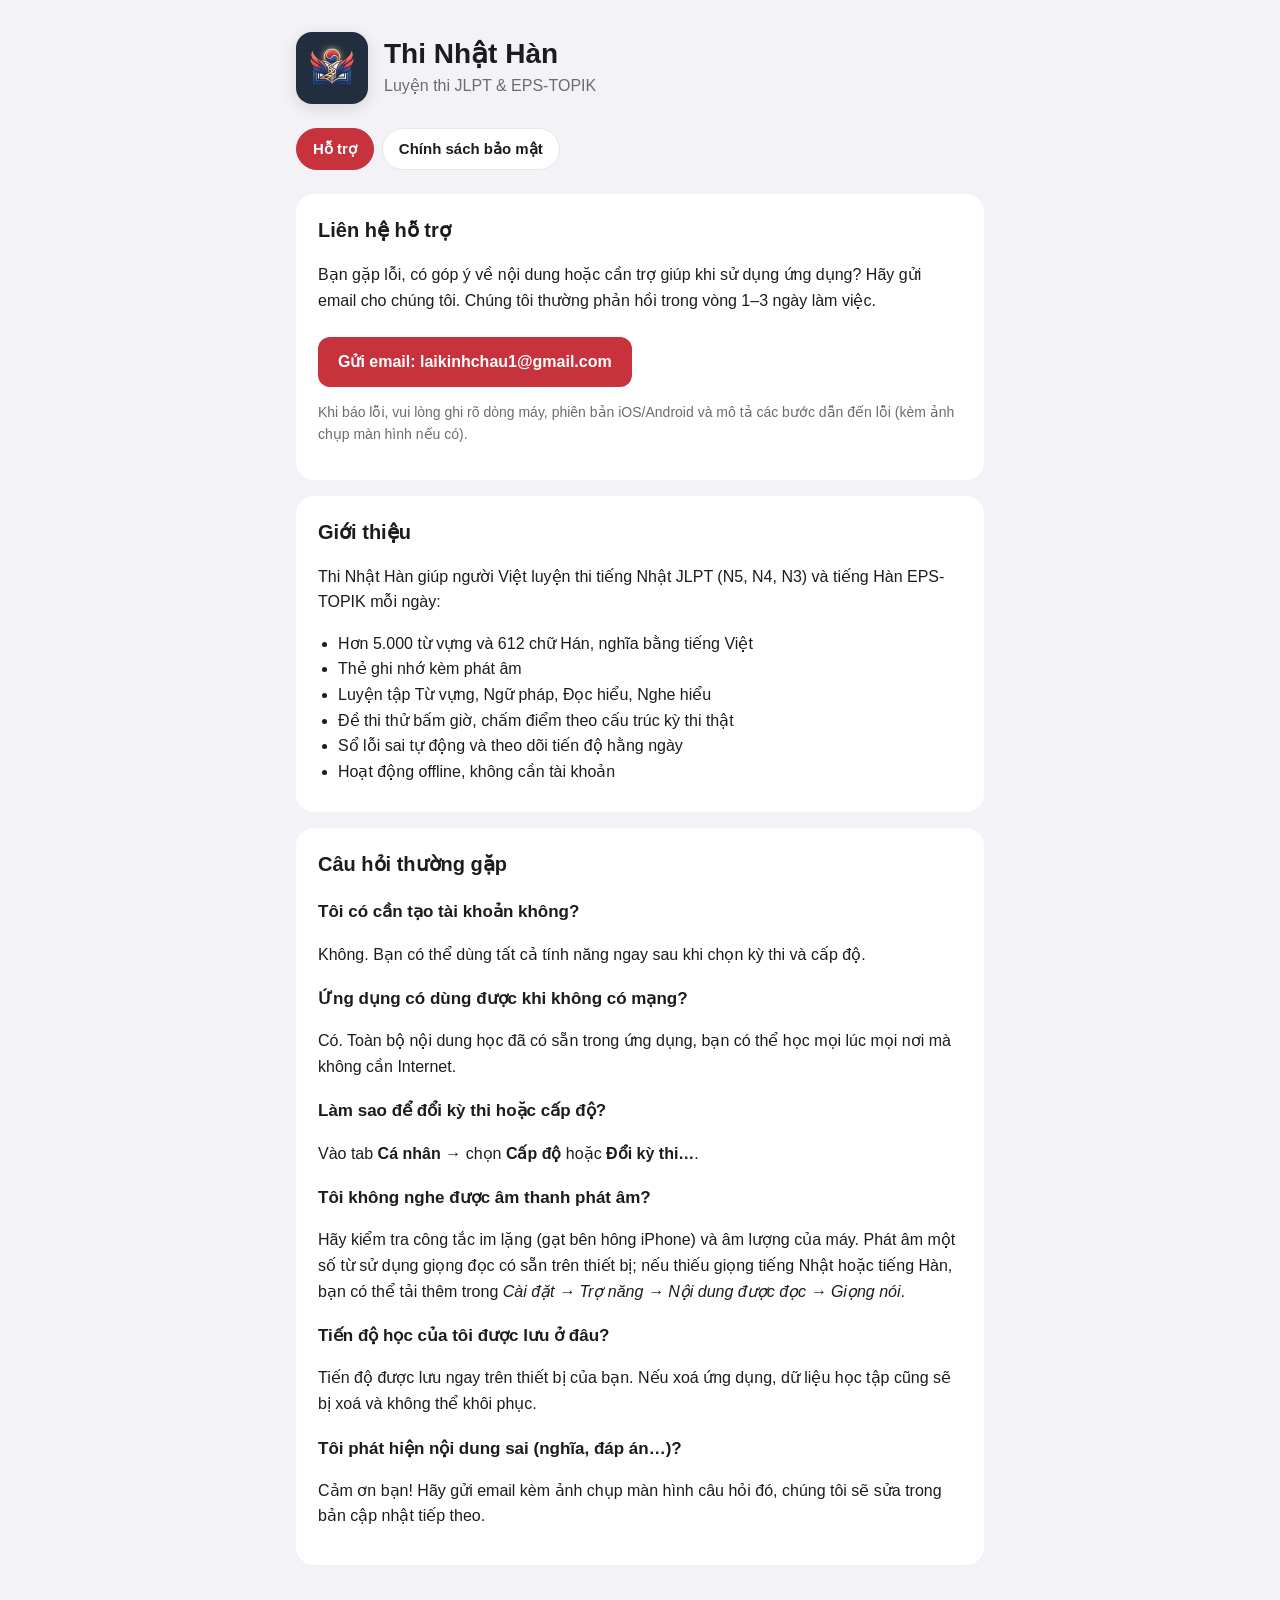
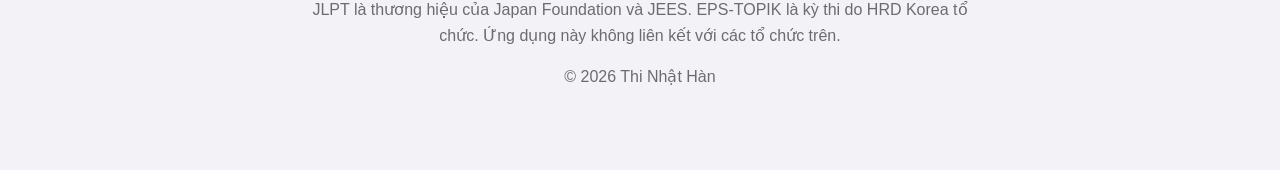
<file: index.html>
<!doctype html>
<html lang="vi">
<head>
  <meta charset="utf-8">
  <meta name="viewport" content="width=device-width, initial-scale=1">
  <title>Hỗ trợ – Thi Nhật Hàn</title>
  <meta name="description" content="Trang hỗ trợ ứng dụng Thi Nhật Hàn – luyện thi JLPT và EPS-TOPIK.">
  <link rel="icon" href="icon.png">
  <link rel="apple-touch-icon" href="icon.png">
  <link rel="stylesheet" href="style.css">
</head>
<body>
  <div class="wrap">
    <header>
      <img src="icon.png" alt="Biểu tượng Thi Nhật Hàn">
      <div>
        <h1>Thi Nhật Hàn</h1>
        <p>Luyện thi JLPT &amp; EPS-TOPIK</p>
      </div>
    </header>

    <nav>
      <a href="./" class="active">Hỗ trợ</a>
      <a href="privacy.html">Chính sách bảo mật</a>
    </nav>

    <section class="card">
      <h2>Liên hệ hỗ trợ</h2>
      <p>Bạn gặp lỗi, có góp ý về nội dung hoặc cần trợ giúp khi sử dụng ứng dụng? Hãy gửi email cho chúng tôi. Chúng tôi thường phản hồi trong vòng 1–3 ngày làm việc.</p>
      <a class="contact" href="mailto:laikinhchau1@gmail.com?subject=H%E1%BB%97%20tr%E1%BB%A3%20Thi%20Nh%E1%BA%ADt%20H%C3%A0n">Gửi email: laikinhchau1@gmail.com</a>
      <p class="muted">Khi báo lỗi, vui lòng ghi rõ dòng máy, phiên bản iOS/Android và mô tả các bước dẫn đến lỗi (kèm ảnh chụp màn hình nếu có).</p>
    </section>

    <section class="card">
      <h2>Giới thiệu</h2>
      <p>Thi Nhật Hàn giúp người Việt luyện thi tiếng Nhật JLPT (N5, N4, N3) và tiếng Hàn EPS-TOPIK mỗi ngày:</p>
      <ul>
        <li>Hơn 5.000 từ vựng và 612 chữ Hán, nghĩa bằng tiếng Việt</li>
        <li>Thẻ ghi nhớ kèm phát âm</li>
        <li>Luyện tập Từ vựng, Ngữ pháp, Đọc hiểu, Nghe hiểu</li>
        <li>Đề thi thử bấm giờ, chấm điểm theo cấu trúc kỳ thi thật</li>
        <li>Sổ lỗi sai tự động và theo dõi tiến độ hằng ngày</li>
        <li>Hoạt động offline, không cần tài khoản</li>
      </ul>
    </section>

    <section class="card">
      <h2>Câu hỏi thường gặp</h2>

      <h3>Tôi có cần tạo tài khoản không?</h3>
      <p>Không. Bạn có thể dùng tất cả tính năng ngay sau khi chọn kỳ thi và cấp độ.</p>

      <h3>Ứng dụng có dùng được khi không có mạng?</h3>
      <p>Có. Toàn bộ nội dung học đã có sẵn trong ứng dụng, bạn có thể học mọi lúc mọi nơi mà không cần Internet.</p>

      <h3>Làm sao để đổi kỳ thi hoặc cấp độ?</h3>
      <p>Vào tab <strong>Cá nhân</strong> → chọn <strong>Cấp độ</strong> hoặc <strong>Đổi kỳ thi…</strong>.</p>

      <h3>Tôi không nghe được âm thanh phát âm?</h3>
      <p>Hãy kiểm tra công tắc im lặng (gạt bên hông iPhone) và âm lượng của máy. Phát âm một số từ sử dụng giọng đọc có sẵn trên thiết bị; nếu thiếu giọng tiếng Nhật hoặc tiếng Hàn, bạn có thể tải thêm trong <em>Cài đặt → Trợ năng → Nội dung được đọc → Giọng nói</em>.</p>

      <h3>Tiến độ học của tôi được lưu ở đâu?</h3>
      <p>Tiến độ được lưu ngay trên thiết bị của bạn. Nếu xoá ứng dụng, dữ liệu học tập cũng sẽ bị xoá và không thể khôi phục.</p>

      <h3>Tôi phát hiện nội dung sai (nghĩa, đáp án…)?</h3>
      <p>Cảm ơn bạn! Hãy gửi email kèm ảnh chụp màn hình câu hỏi đó, chúng tôi sẽ sửa trong bản cập nhật tiếp theo.</p>
    </section>

    <footer>
      <p>JLPT là thương hiệu của Japan Foundation và JEES. EPS-TOPIK là kỳ thi do HRD Korea tổ chức. Ứng dụng này không liên kết với các tổ chức trên.</p>
      <p>© 2026 Thi Nhật Hàn</p>
    </footer>
  </div>
</body>
</html>
</file>
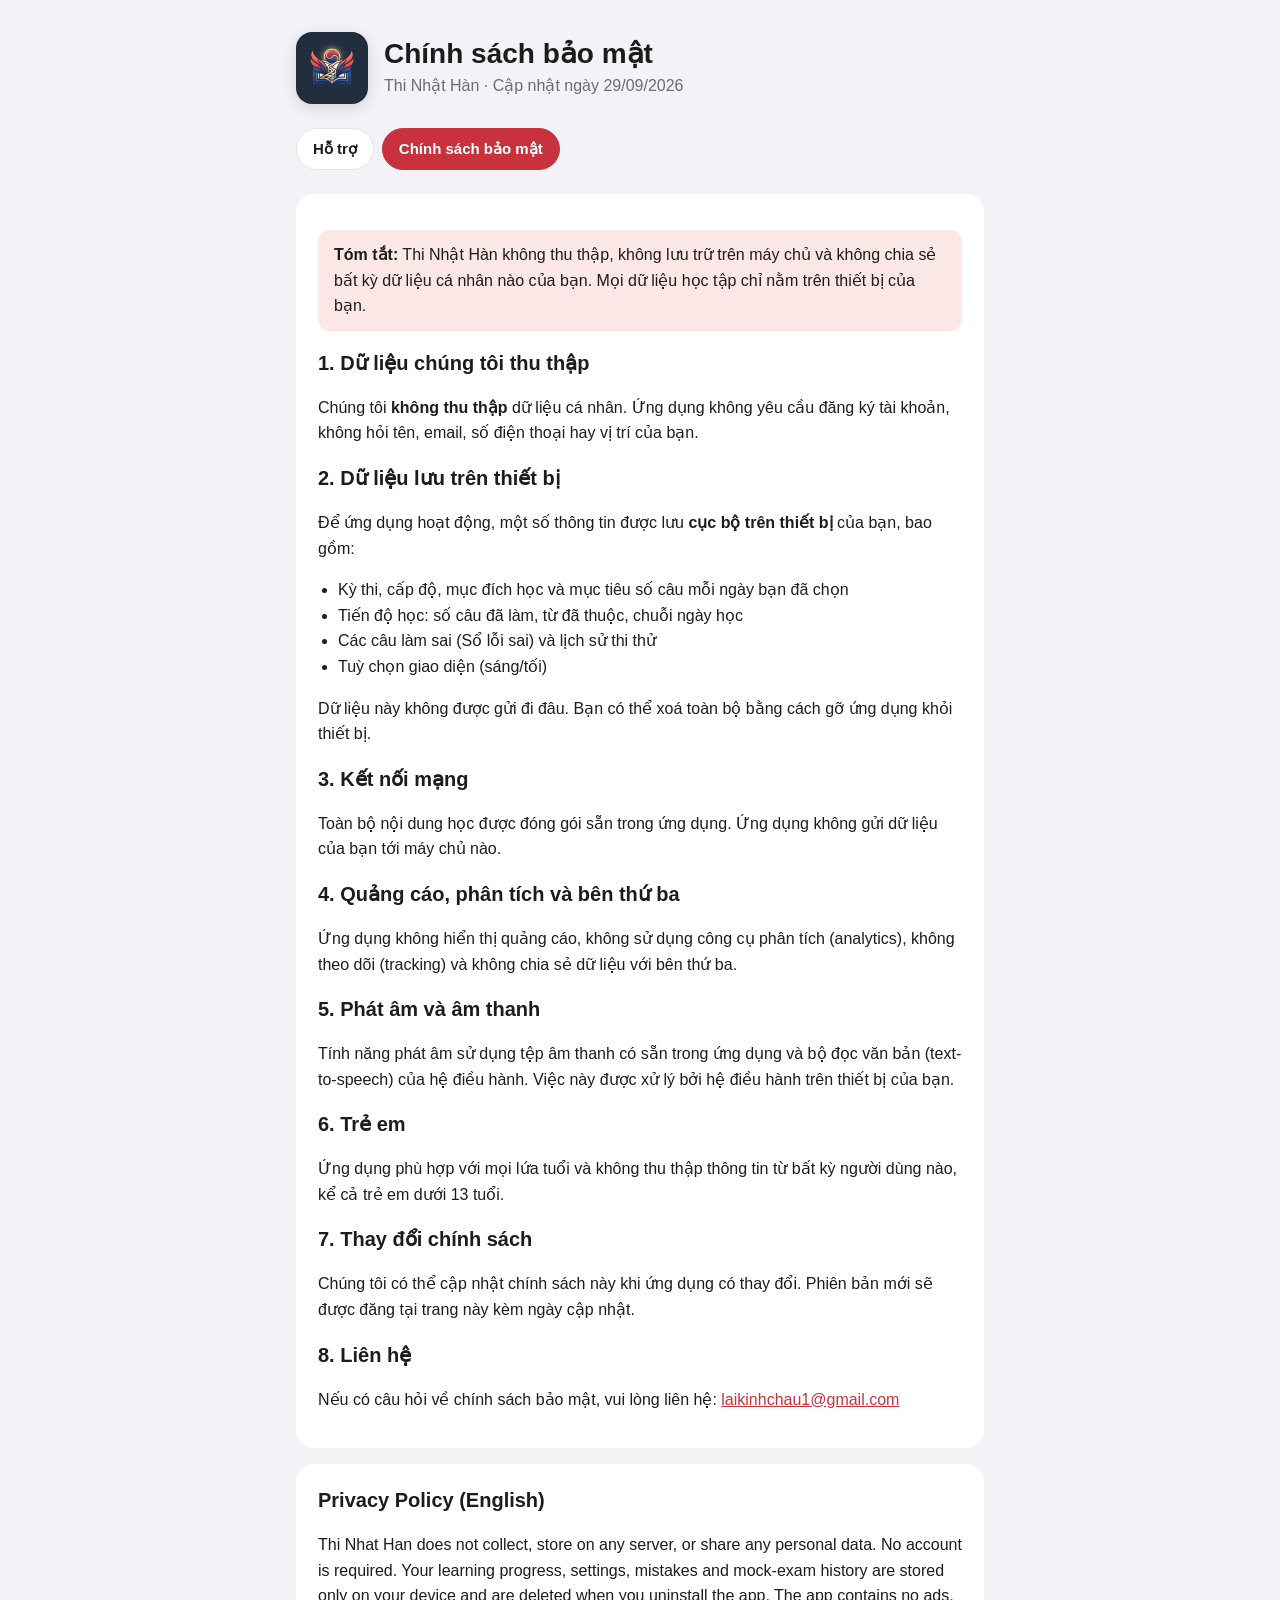
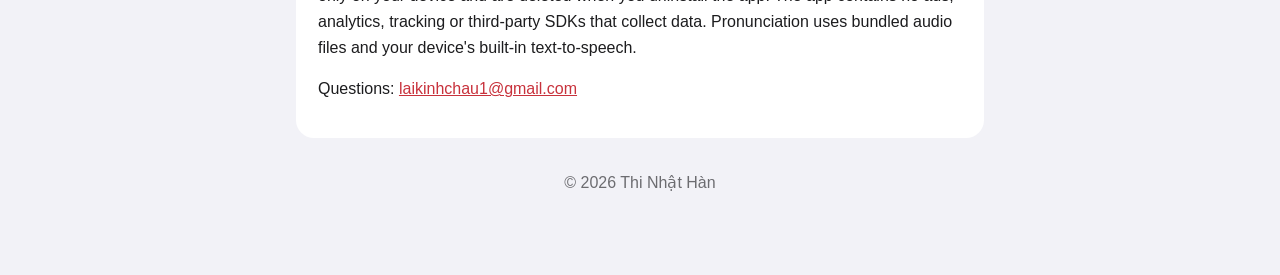
<file: privacy.html>
<!doctype html>
<html lang="vi">
<head>
  <meta charset="utf-8">
  <meta name="viewport" content="width=device-width, initial-scale=1">
  <title>Chính sách bảo mật – Thi Nhật Hàn</title>
  <meta name="description" content="Chính sách bảo mật của ứng dụng Thi Nhật Hàn.">
  <link rel="icon" href="icon.png">
  <link rel="apple-touch-icon" href="icon.png">
  <link rel="stylesheet" href="style.css">
</head>
<body>
  <div class="wrap">
    <header>
      <img src="icon.png" alt="Biểu tượng Thi Nhật Hàn">
      <div>
        <h1>Chính sách bảo mật</h1>
        <p>Thi Nhật Hàn · Cập nhật ngày 29/09/2026</p>
      </div>
    </header>

    <nav>
      <a href="./">Hỗ trợ</a>
      <a href="privacy.html" class="active">Chính sách bảo mật</a>
    </nav>

    <section class="card">
      <p class="note"><strong>Tóm tắt:</strong> Thi Nhật Hàn không thu thập, không lưu trữ trên máy chủ và không chia sẻ bất kỳ dữ liệu cá nhân nào của bạn. Mọi dữ liệu học tập chỉ nằm trên thiết bị của bạn.</p>

      <h2>1. Dữ liệu chúng tôi thu thập</h2>
      <p>Chúng tôi <strong>không thu thập</strong> dữ liệu cá nhân. Ứng dụng không yêu cầu đăng ký tài khoản, không hỏi tên, email, số điện thoại hay vị trí của bạn.</p>

      <h2>2. Dữ liệu lưu trên thiết bị</h2>
      <p>Để ứng dụng hoạt động, một số thông tin được lưu <strong>cục bộ trên thiết bị</strong> của bạn, bao gồm:</p>
      <ul>
        <li>Kỳ thi, cấp độ, mục đích học và mục tiêu số câu mỗi ngày bạn đã chọn</li>
        <li>Tiến độ học: số câu đã làm, từ đã thuộc, chuỗi ngày học</li>
        <li>Các câu làm sai (Sổ lỗi sai) và lịch sử thi thử</li>
        <li>Tuỳ chọn giao diện (sáng/tối)</li>
      </ul>
      <p>Dữ liệu này không được gửi đi đâu. Bạn có thể xoá toàn bộ bằng cách gỡ ứng dụng khỏi thiết bị.</p>

      <h2>3. Kết nối mạng</h2>
      <p>Toàn bộ nội dung học được đóng gói sẵn trong ứng dụng. Ứng dụng không gửi dữ liệu của bạn tới máy chủ nào.</p>

      <h2>4. Quảng cáo, phân tích và bên thứ ba</h2>
      <p>Ứng dụng không hiển thị quảng cáo, không sử dụng công cụ phân tích (analytics), không theo dõi (tracking) và không chia sẻ dữ liệu với bên thứ ba.</p>

      <h2>5. Phát âm và âm thanh</h2>
      <p>Tính năng phát âm sử dụng tệp âm thanh có sẵn trong ứng dụng và bộ đọc văn bản (text-to-speech) của hệ điều hành. Việc này được xử lý bởi hệ điều hành trên thiết bị của bạn.</p>

      <h2>6. Trẻ em</h2>
      <p>Ứng dụng phù hợp với mọi lứa tuổi và không thu thập thông tin từ bất kỳ người dùng nào, kể cả trẻ em dưới 13 tuổi.</p>

      <h2>7. Thay đổi chính sách</h2>
      <p>Chúng tôi có thể cập nhật chính sách này khi ứng dụng có thay đổi. Phiên bản mới sẽ được đăng tại trang này kèm ngày cập nhật.</p>

      <h2>8. Liên hệ</h2>
      <p>Nếu có câu hỏi về chính sách bảo mật, vui lòng liên hệ: <a href="mailto:laikinhchau1@gmail.com">laikinhchau1@gmail.com</a></p>
    </section>

    <section class="card">
      <h2>Privacy Policy (English)</h2>
      <p>Thi Nhat Han does not collect, store on any server, or share any personal data. No account is required. Your learning progress, settings, mistakes and mock-exam history are stored only on your device and are deleted when you uninstall the app. The app contains no ads, analytics, tracking or third-party SDKs that collect data. Pronunciation uses bundled audio files and your device's built-in text-to-speech.</p>
      <p>Questions: <a href="mailto:laikinhchau1@gmail.com">laikinhchau1@gmail.com</a></p>
    </section>

    <footer>
      <p>© 2026 Thi Nhật Hàn</p>
    </footer>
  </div>
</body>
</html>
</file>
<file: style.css>
:root {
  --brand: #c8323c;
  --brand-soft: #fbe8e6;
  --text: #1c1c1e;
  --muted: #6c6c70;
  --bg: #f2f2f7;
  --card: #ffffff;
  --border: #e5e5ea;
}
@media (prefers-color-scheme: dark) {
  :root {
    --brand: #ff6b6b;
    --brand-soft: #3a1d1f;
    --text: #ffffff;
    --muted: #aeaeb2;
    --bg: #000000;
    --card: #1c1c1e;
    --border: #38383a;
  }
}
* { box-sizing: border-box; }
body {
  margin: 0;
  font-family: -apple-system, BlinkMacSystemFont, "SF Pro Text", "Segoe UI", Roboto, "Helvetica Neue", Arial, sans-serif;
  background: var(--bg);
  color: var(--text);
  line-height: 1.6;
  -webkit-font-smoothing: antialiased;
}
.wrap { max-width: 720px; margin: 0 auto; padding: 32px 16px 64px; }
header { display: flex; align-items: center; gap: 16px; margin-bottom: 8px; }
header img { width: 72px; height: 72px; border-radius: 16px; box-shadow: 0 4px 16px rgba(0,0,0,.12); }
header h1 { margin: 0; font-size: 28px; line-height: 1.2; }
header p { margin: 2px 0 0; color: var(--muted); }
nav { display: flex; gap: 8px; margin: 24px 0; flex-wrap: wrap; }
nav a {
  padding: 8px 16px; border-radius: 999px; text-decoration: none; font-weight: 600; font-size: 15px;
  background: var(--card); color: var(--text); border: 1px solid var(--border);
}
nav a.active { background: var(--brand); color: #fff; border-color: var(--brand); }
.card { background: var(--card); border-radius: 18px; padding: 20px 22px; margin-bottom: 16px; }
h2 { font-size: 20px; margin: 0 0 8px; }
h3 { font-size: 17px; margin: 18px 0 4px; }
p, li { font-size: 16px; }
ul { padding-left: 20px; margin: 8px 0; }
a { color: var(--brand); }
.contact {
  display: inline-block; margin-top: 8px; padding: 12px 20px; border-radius: 12px;
  background: var(--brand); color: #fff; font-weight: 600; text-decoration: none;
}
.note { background: var(--brand-soft); border-radius: 12px; padding: 12px 16px; }
.muted { color: var(--muted); font-size: 14px; }
footer { margin-top: 32px; text-align: center; color: var(--muted); font-size: 14px; }
</file>
